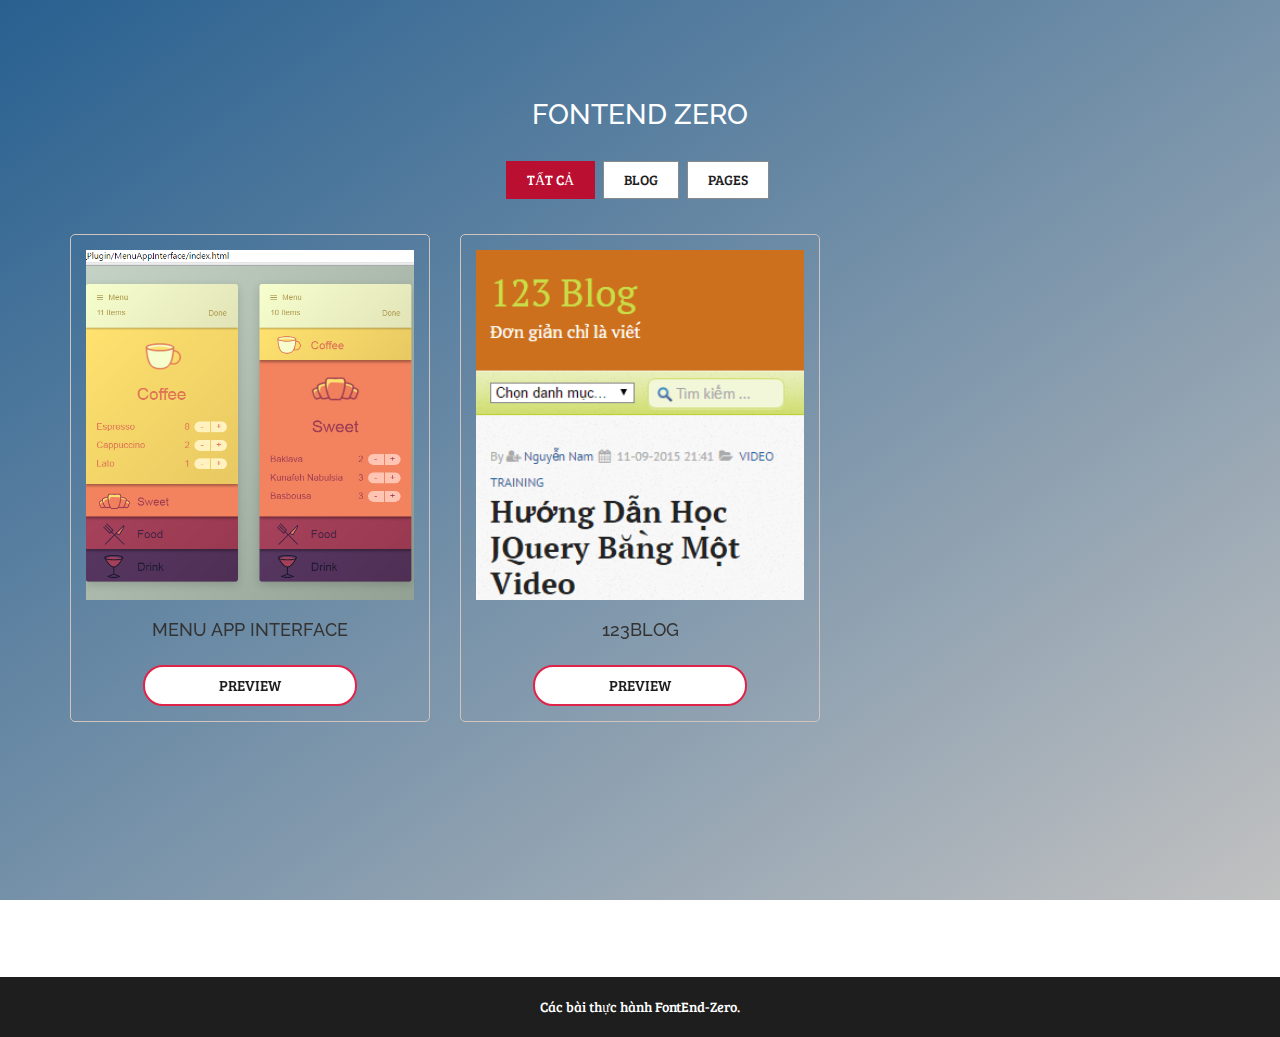
<file: index.html>
<!DOCTYPE html>
<html lang="en">
<head>
    <meta charset="utf-8">
    <meta http-equiv="X-UA-Compatible" content="IE=edge">
    <meta name="viewport" content="width=device-width, initial-scale=1">
    <meta name="description" content="Các bài thực hành hay về Fontend-Zer">
    <meta name="keyword" content="Fontend-Zero, ngnam2922, Fontend from zero to hero">
    <meta name="author" content="ngnam, fontend-zero">
    <title>Fontend Zero Practive Complete</title>
    <link href='https://fonts.googleapis.com/css?family=Raleway:700' rel='stylesheet' type='text/css'>
    <link href='https://fonts.googleapis.com/css?family=Bree+Serif' rel='stylesheet' type='text/css'>
    <link rel="stylesheet" href="https://maxcdn.bootstrapcdn.com/bootstrap/3.3.6/css/bootstrap.min.css" >
    <link href="https://cdnjs.cloudflare.com/ajax/libs/font-awesome/4.6.3/css/font-awesome.min.css" rel="stylesheet">
    <link href="css/style.css" rel="stylesheet">
    <link href="css/media.css" rel="stylesheet">
    <!-- HTML5 shim and Respond.js for IE8 support of HTML5 elements and media queries -->
    <!--[if lt IE 9]>
    <script src="https://oss.maxcdn.com/html5shiv/3.7.2/html5shiv.min.js"></script>
    <script src="https://oss.maxcdn.com/respond/1.4.2/respond.min.js"></script>
    <![endif]-->
    <script type="text/javascript">
var _gaq = _gaq || [];
_gaq.push(['_setAccount', 'UA-64048719-1']);
_gaq.push(['_trackPageview']);

(function() {
var ga = document.createElement('script'); ga.type = 'text/javascript'; ga.async = true;
ga.src = ('https:' == document.location.protocol ? 'https://ssl' : 'http://www') + '.google-analytics.com/ga.js';
var s = document.getElementsByTagName('script')[0]; s.parentNode.insertBefore(ga, s);
})();
</script>
</head>

<body>    

    <section class="main" id="main">
        <div class="container">
            <div class="demo-1">
                <h2 style="color: #fff;">FontEnd Zero</h2>
                <div class="row">
                    <div class="col">
                        <ul id="filter-1">
                            <li><a href="#" class="active" data-group="all">Tất cả</a></li>
                            <li><a href="#" data-group="blog">Blog</a></li>
                            <li><a href="#" data-group="pages">Pages</a></li>
                        </ul>
                    </div>
                </div>

                <div class="row" id="shuffle-wrapper-1">
                    <div class="col col-xs-6 col-sm-6 col-md-4 item" data-groups='["all", "pages"]'>
                        <div class="thumbnial">
                            <div class="img-slide">
                                <a href="#" style="background-image: url('img/Capture.PNG');"></a>
                            </div>
                            <div class="title">
                                <h3>Menu App Interface</h3>
                                <a href="MenuAppInterFace/" class="preview" target="_blank">Preview</a>
                            </div>
                        </div>
                    </div>
                    <div class="col col-xs-6 col-sm-6 col-md-4 item" data-groups='["all", "blog"]'>
                        <div class="thumbnial">
                            <div class="img-slide">
                                <a href="#" style="background-image: url('img/123blog.png');"></a>
                            </div>
                            <div class="title">
                                <h3>123blog</h3>
                                <a href="http://123blog.github.io/blog" class="preview" target="_blank">Preview</a>
                            </div>
                        </div>
                    </div>
                   
                </div> <!-- end of row -->
            </div> <!-- end of demo-1 -->            
        </div> <!-- end of container -->
    </section> <!-- end of main -->

    <footer>
        <div class="contianer">
            <p>Các bài thực hành FontEnd-Zero.</p>
        </div>
    </footer>
    <script src="https://cdnjs.cloudflare.com/ajax/libs/jquery/1.12.4/jquery.min.js"></script>
    <script src="https://maxcdn.bootstrapcdn.com/bootstrap/3.3.6/js/bootstrap.min.js"></script>    
    <script src="js/jquery.shuffle.min.js"></script>
    <script src="js/app.js"></script>
</body>
</html>
</file>
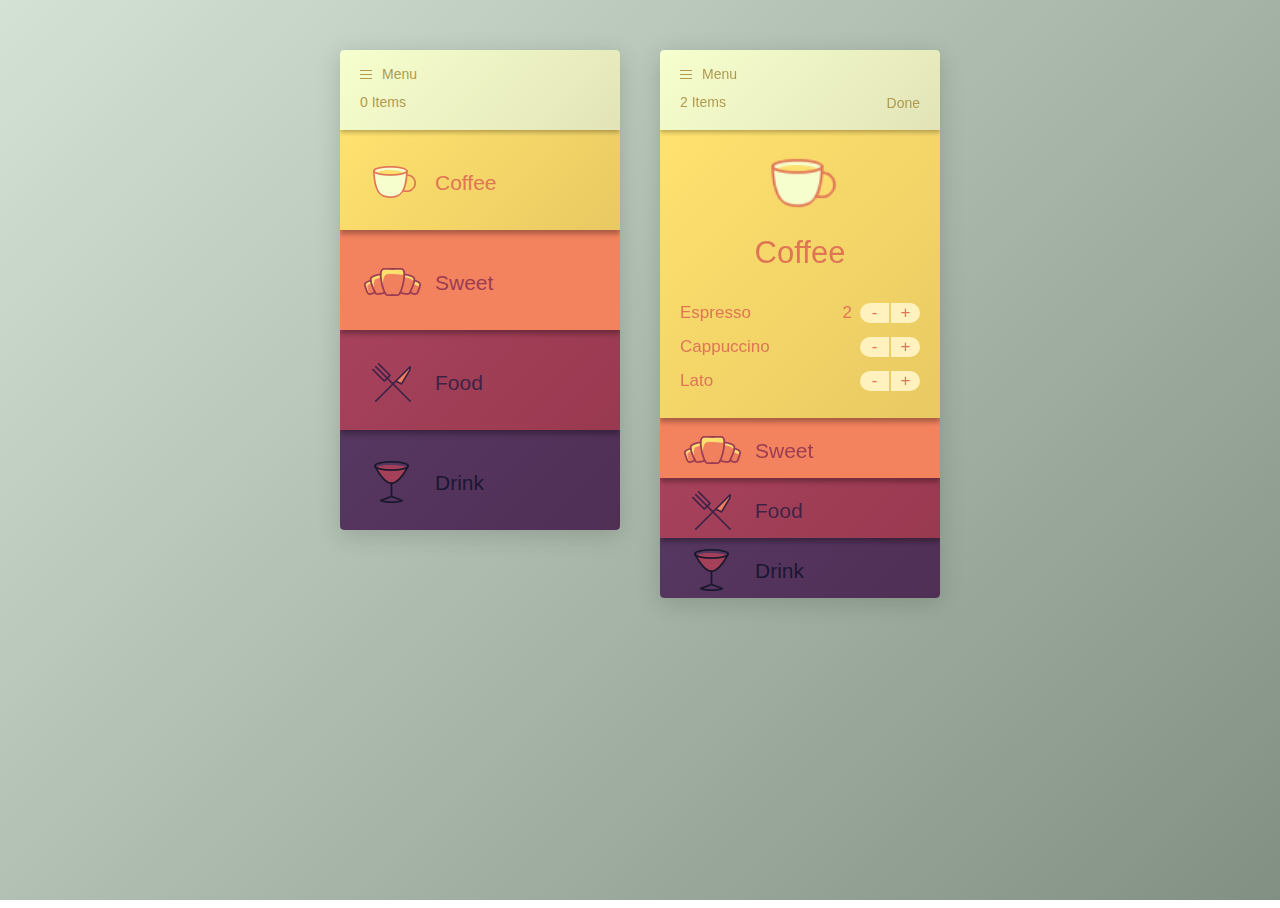
<file: MenuAppInterFace/index.html>
<!DOCTYPE html>
<html lang="en">
<head>
	<meta charset="UTF-8">
	<title>Menu app Interface | Code Open</title>
	<link rel="stylesheet" href="css/styles.css">
<script type="text/javascript">
var _gaq = _gaq || [];
_gaq.push(['_setAccount', 'UA-64048719-1']);
_gaq.push(['_trackPageview']);

(function() {
var ga = document.createElement('script'); ga.type = 'text/javascript'; ga.async = true;
ga.src = ('https:' == document.location.protocol ? 'https://ssl' : 'http://www') + '.google-analytics.com/ga.js';
var s = document.getElementsByTagName('script')[0]; s.parentNode.insertBefore(ga, s);
})();
</script>
</head>
<body>
	<!-- Menu App Interface -->

<div class="paper preview-1">
    <div class="box">
        <div class="bar">
            <div class="menu">
                <span></span>
                <span></span>
                <span></span>
            </div> 
            <p>Menu</p>
            <span><span class="items-total">0</span> Items</span>
            <div class="action">Done</div>
        </div>
        <div class="item coffee">
            <div class="box">
                <div class="item-icon coffee"></div>
                <p>Coffee</p>
                <div class="detail">
                    <div>
                        <p>Espresso</p>
                        <div class="counter">
                            <span class="number">0</span>
                            <div class="plus">+</div>
                            <div class="minus">-</div>

                        </div>
                    </div>
                    <div>
                        <p>Cappuccino</p>
                        <div class="counter">
                            <span class="number">0</span>
                            <div class="plus">+</div>
                            <div class="minus">-</div>
                        </div>
                    </div>
                    <div>
                        <p>Lato</p>
                        <div class="counter">
                            <span class="number">0</span>
                            <div class="plus">+</div>
                            <div class="minus">-</div>
                        </div>
                    </div>
                </div>

            </div>
        </div>
        <div class="item sweet">
            <div class="box">
                <div class="item-icon sweet"></div>
                <p>Sweet</p>
                <div class="detail">
                    <div>
                        <p>Baklava</p>
                        <div class="counter">
                            <span class="number">0</span>
                            <div class="plus">+</div>
                            <div class="minus">-</div>

                        </div>
                    </div>
                    <div>
                        <p>Kunafeh Nabulsia</p>
                        <div class="counter">
                            <span class="number">0</span>
                            <div class="plus">+</div>
                            <div class="minus">-</div>
                        </div>
                    </div>
                    <div>
                        <p>Basbousa</p>
                        <div class="counter">
                            <span class="number">0</span>
                            <div class="plus">+</div>
                            <div class="minus">-</div>
                        </div>
                    </div>
                </div>
            </div>
        </div>
        <div class="item food">
            <div class="box">
                <div class="item-icon food"></div>
                <p>Food</p>
                <div class="detail">
                    <div>
                        <p>Shawarma</p>
                        <div class="counter">
                            <span class="number">0</span>
                            <div class="plus">+</div>
                            <div class="minus">-</div>

                        </div>
                    </div>
                    <div>
                        <p>Foul Mudammes</p>
                        <div class="counter">
                            <span class="number">0</span>
                            <div class="plus">+</div>
                            <div class="minus">-</div>
                        </div>
                    </div>
                    <div>
                        <p>Falafel</p>
                        <div class="counter">
                            <span class="number">0</span>
                            <div class="plus">+</div>
                            <div class="minus">-</div>
                        </div>
                    </div>
                </div>

            </div>
        </div>
        <div class="item drink">
            <div class="box">
                <div class="item-icon drink"></div>
                <p>Drink</p>
                <div class="detail">
                    <div>
                        <p>Tamer Hindi</p>
                        <div class="counter">
                            <span class="number">0</span>
                            <div class="plus">+</div>
                            <div class="minus">-</div>

                        </div>
                    </div>
                    <div>
                        <p>Jalab</p>
                        <div class="counter">
                            <span class="number">0</span>
                            <div class="plus">+</div>
                            <div class="minus">-</div>
                        </div>
                    </div>
                </div>
            </div>
        </div>
    </div>
</div>
<div class="paper preview-2 item-active">
    <div class="box">
        <div class="bar">
            <div class="menu">
                <span></span>
                <span></span>
                <span></span>
            </div>
            <p>Menu</p>
            <span><span class="items-total">2</span> Items</span>
            <div class="action">Done</div>
        </div>
        <div class="item coffee active">
            <div class="box">
                <div class="item-icon coffee"></div>
                <p>Coffee</p>
                <div class="detail">
                    <div>
                        <p>Espresso</p>
                        <div class="counter">
                            <span class="number" style="display:inline">2</span>
                            <div class="plus">+</div>
                            <div class="minus">-</div>

                        </div>
                    </div>
                    <div>
                        <p>Cappuccino</p>
                        <div class="counter">
                            <span class="number">0</span>
                            <div class="plus">+</div>
                            <div class="minus">-</div>
                        </div>
                    </div>
                    <div>
                        <p>Lato</p>
                        <div class="counter">
                            <span class="number">0</span>
                            <div class="plus">+</div>
                            <div class="minus">-</div>
                        </div>
                    </div>
                </div>

            </div>
        </div>
        <div class="item sweet">
            <div class="box">
                <div class="item-icon sweet"></div>
                <p>Sweet</p>
                <div class="detail">
                    <div>
                        <p>Baklava</p>
                        <div class="counter">
                            <span class="number">0</span>
                            <div class="plus">+</div>
                            <div class="minus">-</div>

                        </div>
                    </div>
                    <div>
                        <p>Kunafeh Nabulsia</p>
                        <div class="counter">
                            <span class="number">0</span>
                            <div class="plus">+</div>
                            <div class="minus">-</div>
                        </div>
                    </div>
                    <div>
                        <p>Basbousa</p>
                        <div class="counter">
                            <span class="number">0</span>
                            <div class="plus">+</div>
                            <div class="minus">-</div>
                        </div>
                    </div>
                </div>
            </div>
        </div>
        <div class="item food">
            <div class="box">
                <div class="item-icon food"></div>
                <p>Food</p>
                <div class="detail">
                    <div>
                        <p>Shawarma</p>
                        <div class="counter">
                            <span class="number">0</span>
                            <div class="plus">+</div>
                            <div class="minus">-</div>

                        </div>
                    </div>
                    <div>
                        <p>Foul Mudammes</p>
                        <div class="counter">
                            <span class="number">0</span>
                            <div class="plus">+</div>
                            <div class="minus">-</div>
                        </div>
                    </div>
                    <div>
                        <p>Falafel</p>
                        <div class="counter">
                            <span class="number">0</span>
                            <div class="plus">+</div>
                            <div class="minus">-</div>
                        </div>
                    </div>
                </div>

            </div>
        </div>
        <div class="item drink">
            <div class="box">
                <div class="item-icon drink"></div>
                <p>Drink</p>
                <div class="detail">
                    <div>
                        <p>Tamer Hindi</p>
                        <div class="counter">
                            <span class="number">0</span>
                            <div class="plus">+</div>
                            <div class="minus">-</div>

                        </div>
                    </div>
                    <div>
                        <p>Jalab</p>
                        <div class="counter">
                            <span class="number">0</span>
                            <div class="plus">+</div>
                            <div class="minus">-</div>
                        </div>
                    </div>
                </div>
            </div>
        </div>
    </div>
</div>

	<script src="js/jquery-1.12.3.min.js"></script>
	<script src="js/app.js"></script>
</body>
</html>
</file>
<file: css/style.css>
/*--------------------------------------------------------------
>>> TABLE OF CONTENTS:
----------------------------------------------------------------
#1	header
#2	main
#3	footer

--------------------------------------------------------------*/
body {
	font-family: 'Bree Serif', serif;
	background: #286090;
	background: -webkit-linear-gradient(top left, #286090, #c1c1c1) top left fixed;
	background: -o-linear-gradient(top left, #286090, #c1c1c1) top left fixed;
	background: linear-gradient(to bottom right, #286090, #c1c1c1) top left fixed;
	background: -moz-linear-gradient(to bottom right, #286090, #c1c1c1) top left fixed;
}

h1,h2,h3,h4,h5,h6 {
	font-family: 'Raleway', sans-serif;
}

a:hover,
a:focus,
a:active {
	text-decoration: none;
	color: #000;
	outline: none;
}


/*--------------------------------------------------------------
#1	header
--------------------------------------------------------------*/
header {
	background-size: cover;
	height: 720px;
	color: #fff;
	text-align: center;
	position: relative;
}

.overlay {
	width: 100%;
	height: 100%;
	background-color: rgba(30,30,30, 0.8);
	position: absolute;
	top: 0;
	left: 0;
}

header .container .col {
	height: 720px;
}

header .logo {
	width: 198px;
	height: 198px;
	position: absolute;
	top: 50px;
	left: 50%;
	margin: 0 0 0 -99px;
}

header h1 {
	margin-top: 0;
	margin-bottom: 15px;
	text-transform: uppercase;
}

header .title {
	position: relative;
	top: 50%;
}

header .title p {
	font-size: 16px;
}

header .title a {
	background-color: #df2349;
	display: inline-block;
	font-size: 15px;
	color: #fff;
	text-transform: uppercase;
	border: 1px solid #fff;
	padding: 8px 12px;
	position: relative;
	top: 20px;
	z-index: 1;
}

header .title a:before {
	z-index: -1;
	content: "";
	background: #bb0f32;
	display: block;
	position: absolute;
	left: 0;
	right: 0;
	top: 0;
	bottom: 0;
	border-radius: 5px;
	-webkit-transform: scale(0);
	transform: scale(0);
	-webkit-transition: transform 0.3s ease-out;
	transition: transform 0.3s ease-out;
}

header .title a:hover:before {
	-webkit-transform: scale(1);
	transform: scale(1);
}

header .title a:hover {
	color: #fff;
}

header .mouse {
	position: absolute;
	left: 50%;
	top: 75%;
	-webkit-transform: translate(-50%);
	transform: translate(-50%);
}

header .mouse a {
	display: inline-block;
	width: 35px;
	height: 90px;
	color: #fff;
	border: 2px solid #fff;
	border-radius: 40px;
	position: relative;

}

@-webkit-keyframes mouse-animate {
	form { -webkit-transform: translateY(0); }
	to { -webkit-transform: translateY(20px); }
}
@keyframes mouse-animate {
	form { transform: translateY(0); }
	to { transform: translateY(20px); }
}

header .mouse i {
	display: block;
	margin-top: 30px;
	font-size: 22px;

	-webkit-animation: mouse-animate 1s alternate infinite;
	animation: mouse-animate 1s alternate infinite;

}



/*--------------------------------------------------------------
#2	main
--------------------------------------------------------------*/
.main {
	overflow: hidden;
	padding: 100px 0 55px;

}

.demo-1 {
	margin-bottom: 150px;
}

.demo-1 .row:nth-child(3) .col,
.demo-2 .row:nth-child(3) .col {
	margin-bottom: 50px;
}

.main ul {
	list-style: none;
	padding-left: 0;
	margin: 0;
	overflow: hidden;
}

.main ul li {
	display: inline-block;
	margin-right: 5px;
}

.main ul li a {
	background: #fff;
	display: block;
	padding: 8px 20px;
	text-transform: uppercase;
	color: #1e1e1e;
	border: 1px solid #898989;
}

.main ul li a.active {
	background: #bb0f32;
	color: #fff;
	border-color: #bb0f32;
}

#demo-2 ul li a.active {
	background: #f7b3d2;
	color: #fff;
	border-color: #f7b3d2;
}

.main h2 + .row {
	text-align: center;
	margin-bottom: 35px;
}

.main h2 {
	text-align: center;
	text-transform: uppercase;
	font-size: 28px;
	margin: 0;
	padding-bottom: 30px;
}

.main h3 {
	text-transform: uppercase;
	font-size: 18px;
}

.main .thumbnial {
	text-align: center;
	padding: 15px;
	background-color: transparent;
	border: 1px solid #d1c4be;
	border-radius: 5px;
}

.main .img-slide {
	overflow: hidden;
	height: 350px;
}

.main .img-slide a  {
	display: block;
	width: 100%;
	min-height: 350px;
	background-position: center top;
	background-size: cover;

	-webkit-transition: background-position 7s;
	transition: background-position 7s;
}

.main .img-slide a:hover {
	background-position: center bottom;
}

.main .img-slide img {
	width: 100%;
}

.main .title a {
	background-color: #fff;
	width: 65%;
	display: inline-block;
	font-size: 15px;
	color: #1e1e1e;
	text-transform: uppercase;
	padding: 8px 12px;
	margin-top: 15px;
	border: 2px solid #df2349;
	border-radius: 20px;
	position: relative;
	z-index: 1;
}

#demo-2 .title a {
	border: 2px solid #f7b3d2;
}

.main .title a:before {
	background: #df2349;
	z-index: -1;
	content: "";
	display: block;
	position: absolute;
	left: 0;
	right: 0;
	top: 0;
	bottom: 0;
	border-radius: 20px;
	-webkit-transform: scale(0);
	transform: scale(0);
	-webkit-transition: transform 0.3s ease-out;
	transition: transform 0.3s ease-out;
}

#demo-2 .title a:before {
	background: #f7b3d2;
}


.main .title a:hover:before {
	-webkit-transform: scale(1);
	transform: scale(1);
}

.main .title a:hover {
	color: #fff;
}



/*--------------------------------------------------------------
#3	footer
--------------------------------------------------------------*/
footer {
	background-color: #1e1e1e;
	color: #fff;
	padding: 20px 0;
	text-align: center;
}

footer p {
	margin: 0;
}
</file>
<file: css/media.css>
/*--------------------------------------------------------------
>>> TABLE OF CONTENTS:
----------------------------------------------------------------
#1	header
#2	main


--------------------------------------------------------------*/
@media only screen and (max-width: 450px) {
	.main h2 {
		font-size: 20px;
	}
}



/*--------------------------------------------------------------
#1	header
--------------------------------------------------------------*/
@media only screen and (max-width: 767px) {
	header {
		height: 520px;
	}

	header .container .col {
		height: 520px;
	}

	header .mouse {
		display: none;
	}

}

@media only screen and (max-width: 450px) {
	header h1 {
		font-size: 26px;
		line-height: 38px;
	}
}



/*--------------------------------------------------------------
#2	main
--------------------------------------------------------------*/
@media only screen and (max-width: 767px) {
	.main .row .col {
		margin-bottom: 120px;
	}

	.main .row .col:last-child {
		margin-bottom: 0;
	}

	.main ul li a {
		padding: 4px 8px;
		font-size: 13px;
	}
}

@media only screen and (max-width: 500px) {
	#shuffle-wrapper-1 > .col,
	#shuffle-wrapper-2 > .col {
		width: 100%;
	}
}
</file>
<file: MenuAppInterFace/css/styles.css>
/* I'm using Ubuntu Condensed font
/* instead of the original shot font,
/* I think Ubuntu font is a better fit,
/* What do you think? 
/* **************************** */

* {box-sizing:border-box}
html,body {height:100%}
body {
  background: #d3e2d4;
  background: linear-gradient(135deg, #d3e2d4,#819083) top left fixed;
  font: 14px 'Ubuntu Condensed', sans-serif;
  line-height:1;
  min-height:580px;
  -webkit-font-smoothing: antialiased;
}

.paper {
  width:280px;
  border-radius:4px;
  box-shadow: 0 5px 25px rgba(0,0,0,.15);
  position:absolute;
  top:50px;
  right:50%
}

.box {width:100%;height:100%;overflow:hidden;border-radius:4px}
.bar {
  height:80px;
  background: #f7ffce;
  background:linear-gradient(135deg,#f7ffce,#e2e4b8);
  border-radius:4px 4px 0 0;
  color:#af9a50;
  padding:20px;
  box-shadow: 0 2px 5px rgba(0,0,0,.3);
  position:relative;
  z-index:5
}
.menu {float:left;width:12px}
.menu span {
  height:1px;
  background:#af9a50;
  display:block;
  margin-bottom:3px;
}
.bar p {
  float:left;
  margin-left:10px;
  margin-top:-3px;
}
.bar .action {
  float:right;
  margin-top:-13px
}
.bar>span {  
   float:left;
   width:100%;
}
.item {
  height:100px;
  padding:20px;
  box-shadow: 0 4px 5px rgba(0,0,0,.3);
  position:relative;
  font-size:21px;
  -webkit-transition:all 200ms ease;
  transition:all 200ms ease;
}

.item>.box>p {
  line-height:0px;
  -webkit-transition:all 200ms ease;
  transition:all 200ms ease;
}
.detail {
  font-size:17px;
  -webkit-transition:all 200ms ease;
  transition:all 200ms ease;
  opacity:0
 
}
.detail div {line-height: 0px}
.detail p {float:left;}
.detail .counter {
  float: right;
}
.detail>div {float:left;width:100%}
.detail .counter {position: relative; text-align:right}
.detail .counter div {
 width:29px;
 height:20px;
 float:right;
 text-align:center;
 line-height:20px;
 margin-top:7px;
 cursor: pointer
}

.detail .counter span.number {
    position: absolute;
    right: 68px;
    top: 17px;
}

.detail .counter .plus {
  margin-left:1px;
  border-radius:0 30px 30px 0;
}
.detail .counter .minus {
  margin-right:1px;
  margin-left:11px;
  border-radius:30px 0 0 30px;
}

.item.coffee {
  background: #ffe26f;
  background:linear-gradient(135deg,#ffe26f,#e8c962);
  z-index:4;
  color:#e07556; 
}
.item.coffee .detail .counter div {background: #FFF2BE}

.item.sweet {
  background: #f3825f;
  background:linear-gradient(135deg,#f3825f,#f3825f);
  z-index:3;
  color:#9c3c53;
}
.item.sweet .detail .counter div {background: #FFC5B2}

.item.food {
  background: #a7425c;
  background:linear-gradient(135deg,#a7425c,#993950);
  z-index:2;
  color:#402344;
}
.item.food .detail .counter div {background: #ECA9BA}

.item.drink {
  background: #563761;
  background:linear-gradient(135deg,#563761,#502f55);
  z-index:1;
  color:#1c1730;
  border-radius:0 0 4px 4px
}
.item.drink .detail .counter div {background: #8A7193}

.item-icon {  background:url(../img/items-icons-t.png) no-repeat top left;
  height:60px;
  width:65px;
  float:left;
  margin-right:10px;
  -webkit-transition:all 200ms ease;
  transition:all 200ms ease;
  -webkit-transform: translateZ(0);-moz-transform: translateZ(0);-ms-transform: translateZ(0);transform: translateZ(0);
}
.item-icon.coffee {background-position:0 0}
.item-icon.sweet {background-position:-70px 0}
.item-icon.food {background-position:-137px 0}
.item-icon.drink {background-position:-208px 0}

/** Active **/
.paper.item-active .item {height:60px;padding:0 20px}
.paper.item-active .item.active {height:100%;padding:20px;-webkit-transform: translateZ(0);-moz-transform: translateZ(0);-ms-transform: translateZ(0);transform: translateZ(0);}
.item.active .item-icon {
  -webkit-transform:scale(1.5) translateZ(0);
  -ms-transform:scale(1.5) translateZ(0);
  -moz-transform:scale(1.5) translateZ(0);
  transform:scale(1.5) translateZ(0);
  margin:0 auto;
  float:none;
}
.item.active>.box>p {
  font-size:31px;
  text-align:center
}
.item.active .detail {opacity:1}

/** Extra For Previewing **/
.item .number,.paper.preview-1 .bar .action {
    display:none
}
.paper.preview-1 {
  margin-right:20px;
}
.paper.preview-2 {
  margin-right:-300px;
}
/** making some things unselectable **/
.item>.box>p,.counter {
  -moz-user-select: -moz-none;
  -khtml-user-select: none;
  -webkit-user-select: none;
  -o-user-select: none;
  user-select: none;
}
.item>.box>p {
  cursor: default;
  line-height: 24px;
}
</file>
